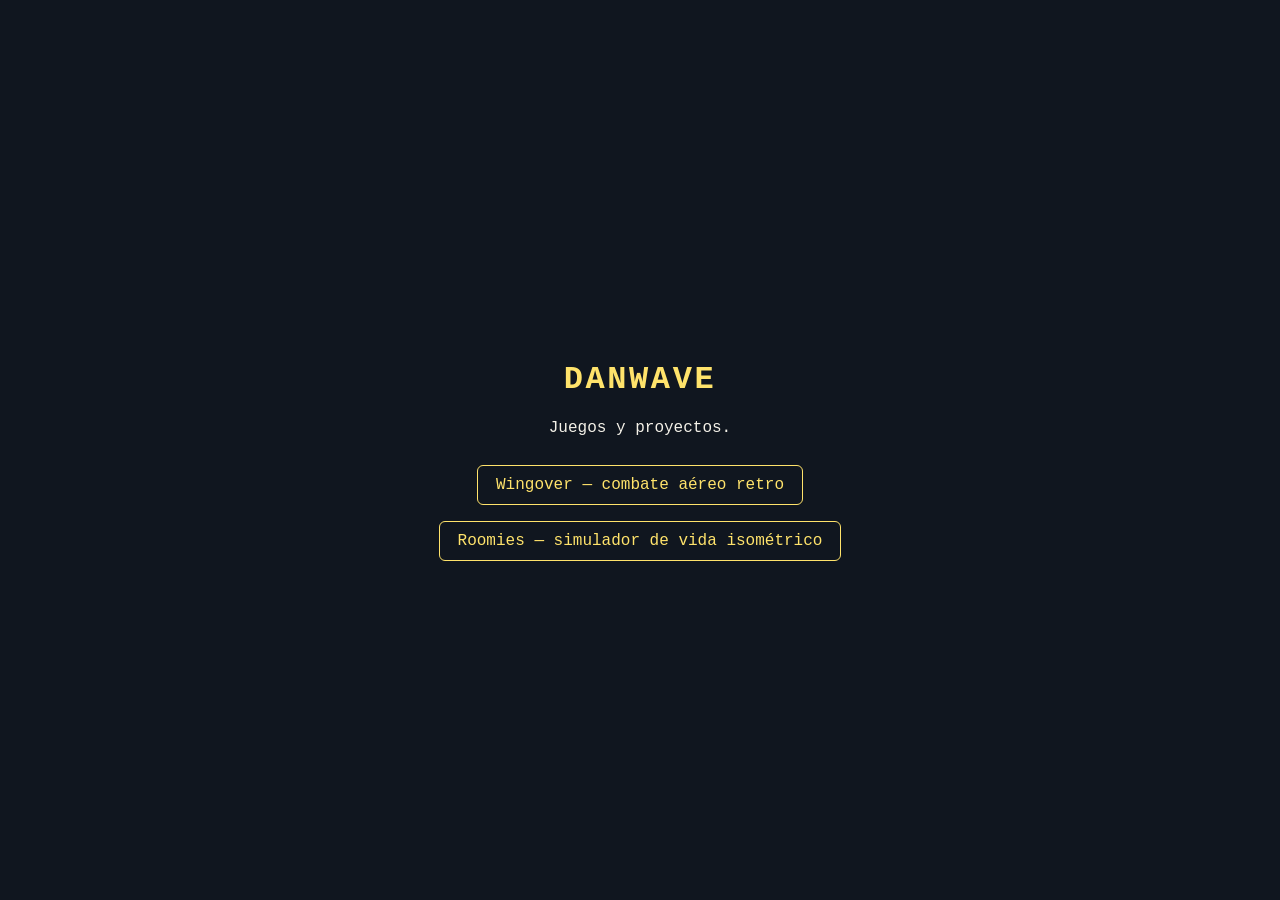
<file: index.html>
<!doctype html>
<html lang="es">
  <head>
    <meta charset="UTF-8" />
    <meta name="viewport" content="width=device-width, initial-scale=1.0" />
    <title>Danwave</title>
    <style>
      :root { color-scheme: dark; }
      body {
        margin: 0;
        min-height: 100vh;
        display: grid;
        place-items: center;
        background: #10161f;
        color: #f4f1e8;
        font-family: "Courier New", Courier, monospace;
      }
      main { padding: 16px; text-align: center; }
      h1 { color: #ffe36b; letter-spacing: 0.08em; }
      a {
        display: inline-block;
        margin-top: 12px;
        padding: 10px 18px;
        border: 1px solid #ffe36b;
        border-radius: 6px;
        color: #ffe36b;
        text-decoration: none;
      }
      a:hover { background: #ffe36b; color: #10161f; }
      nav { display: flex; flex-direction: column; align-items: center; gap: 4px; }
    </style>
  </head>
  <body>
    <main>
      <h1>DANWAVE</h1>
      <p>Juegos y proyectos.</p>
      <nav>
        <a href="wingover/">Wingover — combate aéreo retro</a>
        <a href="roomies/">Roomies — simulador de vida isométrico</a>
      </nav>
    </main>
  </body>
</html>
</file>
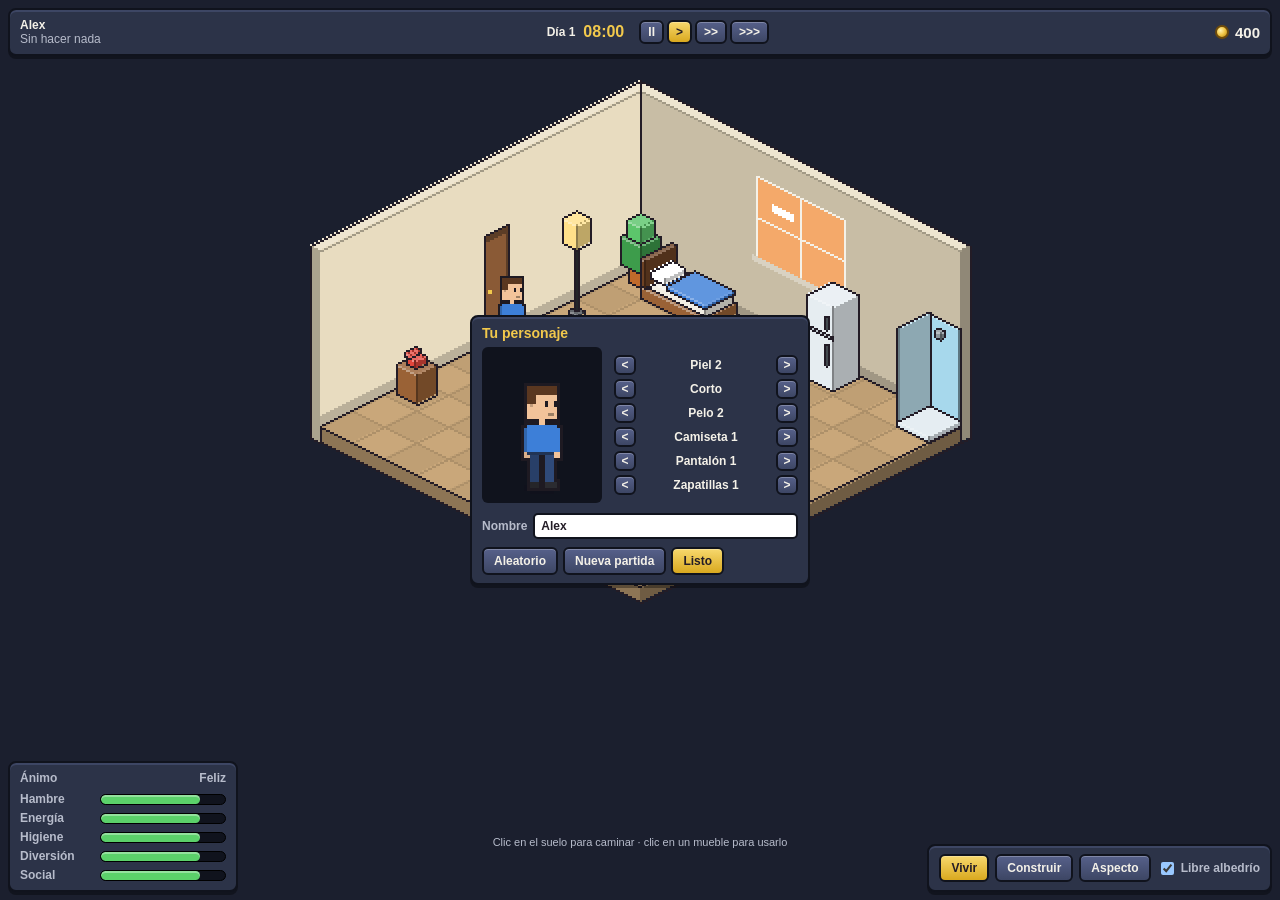
<file: roomies/index.html>
<!doctype html>
<html lang="es">
  <head>
    <meta charset="UTF-8" />
    <meta name="viewport" content="width=device-width, initial-scale=1.0" />
    <title>Roomies</title>
    <script type="module" crossorigin src="./assets/index-DMnSvQ6l.js"></script>
    <link rel="stylesheet" crossorigin href="./assets/index-DBk5ORsu.css">
  </head>
  <body>
    <div id="stage"><canvas id="game" width="640" height="400"></canvas></div>

    <header id="topbar" class="panel">
      <div class="who"><b id="name">Alex</b><span id="status">Sin hacer nada</span></div>
      <div class="clock">
        <span id="day">Día 1</span><b id="time">08:00</b>
        <span class="speeds">
          <button data-speed="0" title="Pausa (espacio)">II</button>
          <button data-speed="1" title="Normal (1)">&gt;</button>
          <button data-speed="3" title="Rápido (2)">&gt;&gt;</button>
          <button data-speed="10" title="Muy rápido (3)">&gt;&gt;&gt;</button>
        </span>
      </div>
      <div class="coins"><i class="coin"></i><b id="money">400</b></div>
    </header>

    <section id="needs" class="panel"></section>

    <nav id="modes" class="panel">
      <button data-mode="live" class="on">Vivir</button>
      <button data-mode="build">Construir</button>
      <button id="look-btn">Aspecto</button>
      <label class="toggle"><input type="checkbox" id="autonomy" checked /> Libre albedrío</label>
    </nav>

    <aside id="catalog" class="panel hidden">
      <h2>Catálogo</h2>
      <div id="catalog-grid"></div>
      <div class="tools">
        <button id="rotate" title="R">Girar</button>
        <button id="sell" title="Supr">Vender</button>
        <button id="cancel" title="Esc">Soltar</button>
      </div>
      <h3>Suelo</h3>
      <div class="swatches" id="floor-swatches"></div>
      <h3>Paredes</h3>
      <div class="swatches" id="wall-swatches"></div>
      <p class="hint">Elige un mueble y haz clic en la habitación. Haz clic en un mueble colocado para moverlo.</p>
    </aside>

    <div id="menu" class="panel hidden"></div>

    <div id="look" class="panel modal hidden">
      <h2>Tu personaje</h2>
      <div class="look-body">
        <canvas id="look-preview" width="40" height="52"></canvas>
        <div id="look-rows"></div>
      </div>
      <label class="name">Nombre <input id="look-name" maxlength="16" /></label>
      <div class="tools">
        <button id="look-random">Aleatorio</button>
        <button id="look-new" title="Empieza de cero: habitación, monedas y necesidades">Nueva partida</button>
        <button id="look-done" class="primary">Listo</button>
      </div>
    </div>

    <div id="toast" class="hidden"></div>
    <p id="help">Clic en el suelo para caminar · clic en un mueble para usarlo</p>

  </body>
</html>
</file>
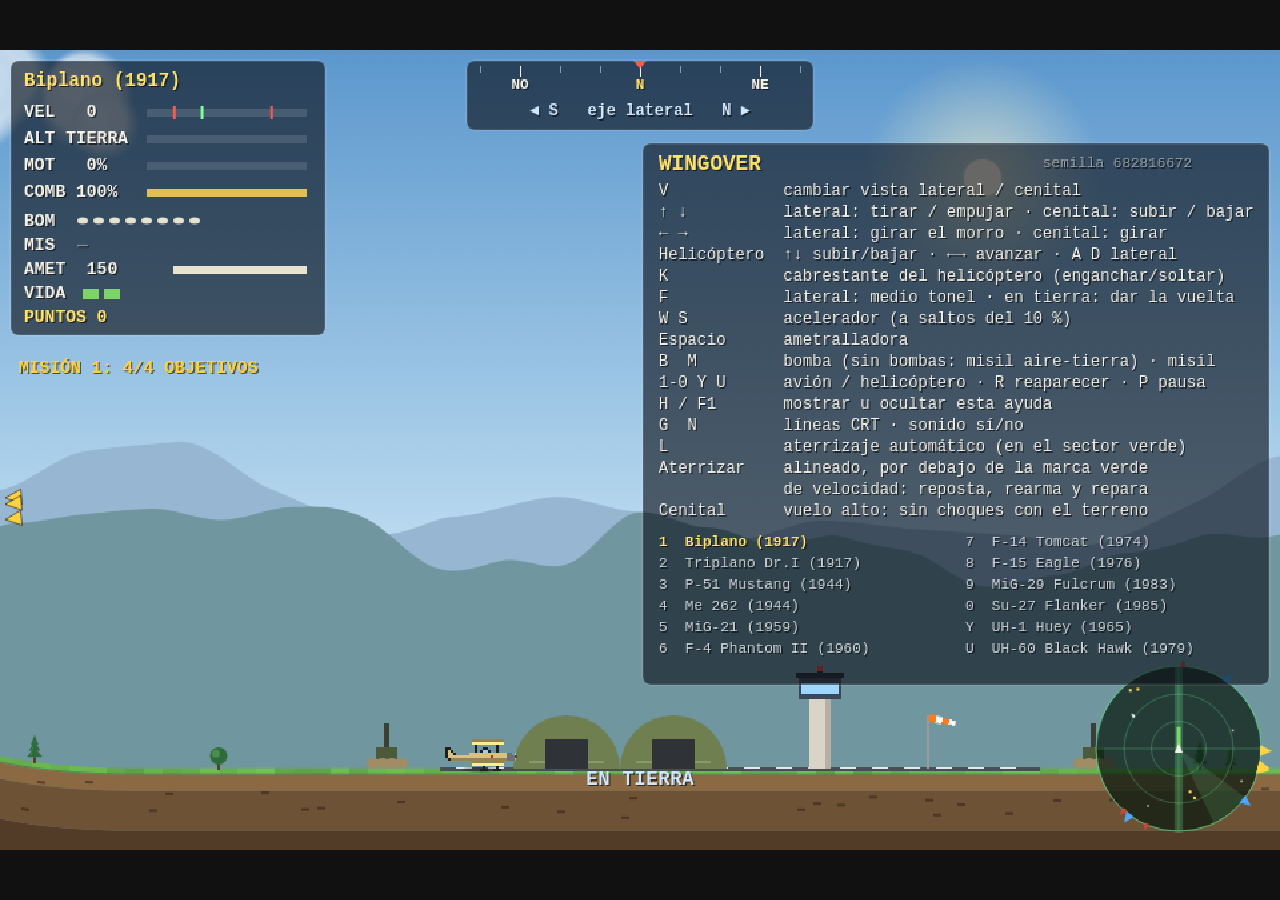
<file: wingover/index.html>
<!doctype html>
<html lang="es">
  <head>
    <meta charset="UTF-8" />
    <meta name="viewport" content="width=device-width, initial-scale=1.0" />
    <title>Wingover</title>
    <style>
      html, body { margin: 0; height: 100%; background: #111; }
      body { display: flex; align-items: center; justify-content: center; }
      canvas {
        image-rendering: pixelated;
        max-width: 100vw;
        max-height: 100vh;
        aspect-ratio: 960 / 600;
        width: min(100vw, 160vh);
      }
    </style>
    <script type="module" crossorigin src="./assets/index-D1SPr6Ak.js"></script>
  </head>
  <body>
    <canvas id="game" width="960" height="600"></canvas>
  </body>
</html>
</file>
<file: roomies/assets/index-DBk5ORsu.css>
:root{--bg: #1b1f2e;--panel: #2c3348;--panel-hi: #3d4664;--edge: #10131d;--text: #f4f1e8;--muted: #b7bccb;--accent: #f2c94c;--ok: #5bd16a;--bad: #e2463c;color-scheme:dark}*{box-sizing:border-box}html,body{margin:0;height:100%;background:var(--bg);color:var(--text);font:700 12px Verdana,Geneva,Tahoma,sans-serif;overflow:hidden;-webkit-user-select:none;user-select:none}#stage{position:fixed;inset:0;display:flex;align-items:center;justify-content:center}canvas#game{image-rendering:pixelated;touch-action:none}.panel{position:fixed;background:var(--panel);border:2px solid var(--edge);border-radius:8px;box-shadow:inset 0 2px 0 var(--panel-hi),0 3px #00000059;padding:8px 10px}.hidden{display:none!important}button{font:inherit;color:var(--text);background:linear-gradient(#56608a,#3d4664);border:2px solid var(--edge);border-radius:6px;padding:5px 10px;cursor:pointer;box-shadow:inset 0 1px #ffffff40}button:hover{filter:brightness(1.15)}button.on,button.primary{background:linear-gradient(#f7d86d,#d9a91f);color:#231c26}button:disabled{opacity:.45;cursor:default;filter:none}#topbar{top:8px;left:8px;right:8px;display:flex;gap:12px;align-items:center;justify-content:space-between;flex-wrap:wrap}#topbar .who{display:flex;flex-direction:column;min-width:0}#topbar .who span{color:var(--muted);font-weight:400;white-space:nowrap;overflow:hidden;text-overflow:ellipsis}#topbar .clock{display:flex;align-items:center;gap:8px}#topbar .clock b{font-size:16px;color:var(--accent);min-width:48px}#topbar .speeds{display:flex;gap:3px}#topbar .speeds button{padding:3px 7px}#topbar .coins{display:flex;align-items:center;gap:6px;font-size:15px}.coin{width:14px;height:14px;border-radius:50%;background:radial-gradient(circle at 35% 35%,#fff2b0,#f2c94c 45%,#b8860b);border:2px solid #6e4b0a;display:inline-block}#needs{left:8px;bottom:8px;width:230px;display:grid;gap:5px}.need{display:grid;grid-template-columns:74px 1fr;align-items:center;gap:6px}.need label{color:var(--muted)}.bar{height:11px;background:var(--edge);border-radius:6px;overflow:hidden;border:1px solid #000}.bar i{display:block;height:100%;border-radius:6px;transition:width .3s;box-shadow:inset 0 2px #ffffff59}.mood{display:flex;justify-content:space-between;color:var(--muted);margin-bottom:2px}#modes{right:8px;bottom:8px;display:flex;gap:6px;align-items:center;flex-wrap:wrap;justify-content:flex-end;max-width:calc(100vw - 260px)}.toggle{display:flex;align-items:center;gap:4px;color:var(--muted);cursor:pointer}#catalog{right:8px;top:70px;bottom:60px;width:236px;overflow-y:auto}#catalog h2,#look h2{margin:0 0 6px;font-size:14px;color:var(--accent)}#catalog h3{margin:10px 0 4px;font-size:12px;color:var(--muted)}#catalog-grid{display:grid;grid-template-columns:repeat(3,1fr);gap:5px}.card{background:var(--edge);border:2px solid transparent;border-radius:6px;padding:2px;text-align:center;cursor:pointer;font-size:10px}.card.on{border-color:var(--accent)}.card.poor{opacity:.5}.card canvas{width:64px;height:64px;image-rendering:pixelated;display:block;margin:0 auto}.card span{display:block;color:var(--accent)}.tools{display:flex;gap:5px;margin-top:8px;flex-wrap:wrap}.swatches{display:flex;gap:4px;flex-wrap:wrap}.swatches button{width:26px;height:22px;padding:0}.swatches button.on{outline:2px solid var(--accent)}.hint{color:var(--muted);font-weight:400;font-size:11px}#menu{min-width:170px;display:flex;flex-direction:column;gap:4px;z-index:5}#menu h4{margin:0 0 2px;color:var(--accent);font-size:12px}#menu button{text-align:left}.modal{left:50%;top:50%;transform:translate(-50%,-50%);z-index:10;width:min(340px,calc(100vw - 32px))}.look-body{display:flex;gap:12px;align-items:center}#look-preview{width:120px;height:156px;image-rendering:pixelated;background:var(--edge);border-radius:6px}#look-rows{display:grid;gap:4px;flex:1}.look-row{display:grid;grid-template-columns:22px 1fr 22px;gap:4px;align-items:center;text-align:center}.look-row button{padding:1px 0}.name{display:flex;gap:6px;align-items:center;margin-top:10px;color:var(--muted)}.name input{font:inherit;flex:1;padding:4px 6px;border-radius:5px;border:2px solid var(--edge);background:#fff;color:#231c26}#toast{position:fixed;left:50%;top:74px;transform:translate(-50%);background:#fff;color:#231c26;border:2px solid var(--edge);border-radius:10px;padding:6px 12px;z-index:20}#help{position:fixed;left:50%;transform:translate(-50%);bottom:52px;margin:0;color:var(--muted);font-weight:400;font-size:11px;pointer-events:none;text-align:center}@media(max-width:640px){#needs{width:170px;font-size:10px}.need{grid-template-columns:56px 1fr}#modes{max-width:calc(100vw - 200px)}#catalog{height:45vh;inset:auto 8px 150px;width:auto}#help{display:none}}
</file>
